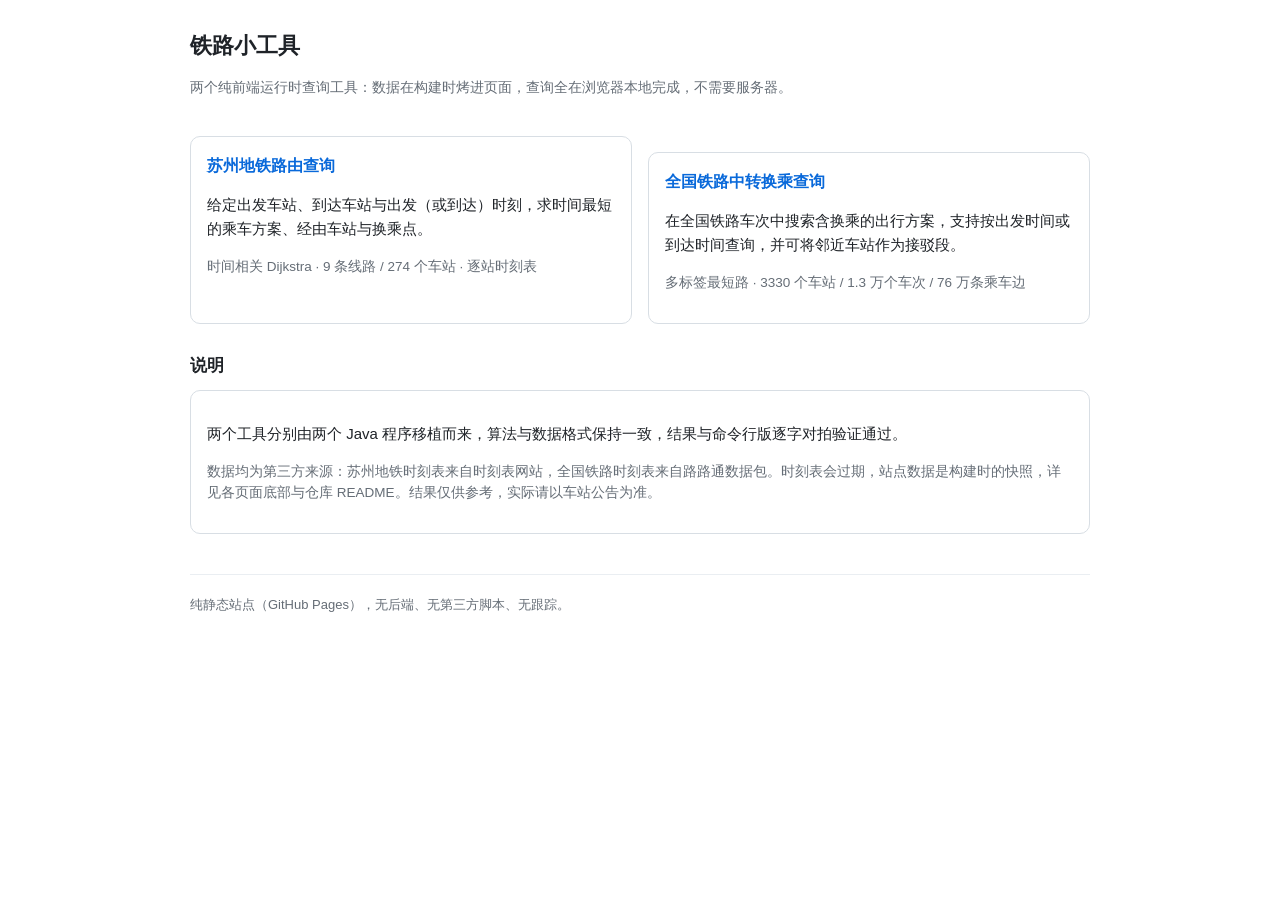
<file: index.html>
<!DOCTYPE html>
<html lang="zh-CN">
<head>
<meta charset="utf-8">
<meta name="viewport" content="width=device-width, initial-scale=1">
<title>铁路小工具</title>
<link rel="stylesheet" href="style.css">
</head>
<body>
<header class="wrap">
  <h1>铁路小工具</h1>
  <p class="sub">两个纯前端运行时查询工具：数据在构建时烤进页面，查询全在浏览器本地完成，不需要服务器。</p>
</header>

<main>
  <div class="projects">
    <a class="card" href="metro/">
      <h3>苏州地铁路由查询</h3>
      <p>给定出发车站、到达车站与出发（或到达）时刻，求时间最短的乘车方案、经由车站与换乘点。</p>
      <p class="sub">时间相关 Dijkstra · 9 条线路 / 274 个车站 · 逐站时刻表</p>
    </a>
    <a class="card" href="transfer/">
      <h3>全国铁路中转换乘查询</h3>
      <p>在全国铁路车次中搜索含换乘的出行方案，支持按出发时间或到达时间查询，并可将邻近车站作为接驳段。</p>
      <p class="sub">多标签最短路 · 3330 个车站 / 1.3 万个车次 / 76 万条乘车边</p>
    </a>
  </div>

  <h2>说明</h2>
  <div class="card">
    <p>两个工具分别由两个 Java 程序移植而来，算法与数据格式保持一致，结果与命令行版逐字对拍验证通过。</p>
    <p class="sub">数据均为第三方来源：苏州地铁时刻表来自时刻表网站，全国铁路时刻表来自路路通数据包。时刻表会过期，站点数据是构建时的快照，详见各页面底部与仓库 README。结果仅供参考，实际请以车站公告为准。</p>
  </div>
</main>

<footer class="wrap">
  <p>纯静态站点（GitHub Pages），无后端、无第三方脚本、无跟踪。</p>
</footer>
</body>
</html>
</file>
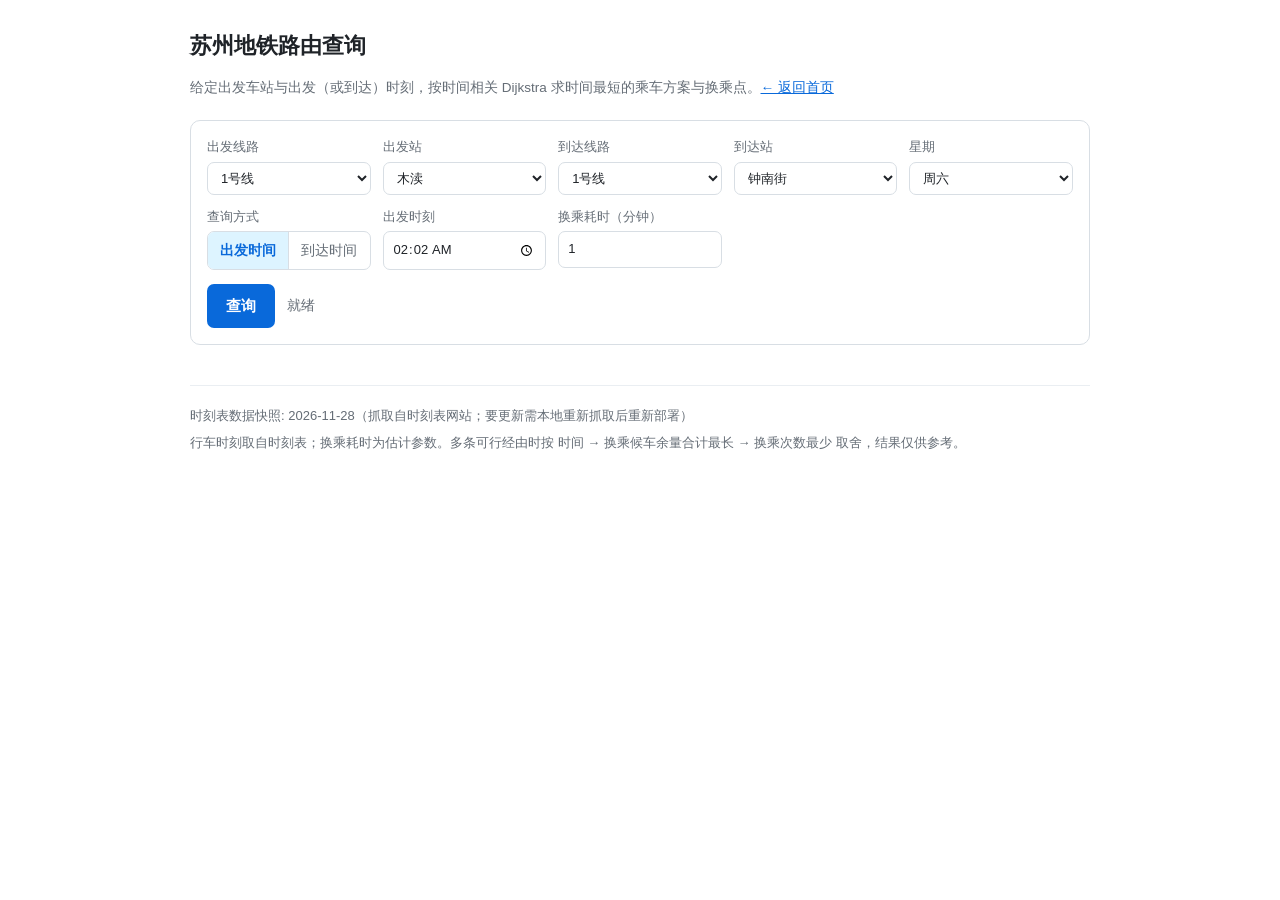
<file: metro/index.html>
<!DOCTYPE html>
<html lang="zh-CN">
<head>
<meta charset="utf-8">
<meta name="viewport" content="width=device-width, initial-scale=1">
<title>苏州地铁路由查询</title>
<link rel="stylesheet" href="../style.css">
</head>
<body>
<header class="wrap">
  <h1>苏州地铁路由查询</h1>
  <p class="sub">给定出发车站与出发（或到达）时刻，按时间相关 Dijkstra 求时间最短的乘车方案与换乘点。<a href="../">← 返回首页</a></p>
</header>

<main>
  <form class="card" id="form">
    <div class="grid">
      <label class="field">出发线路
        <select id="fromLine"></select>
      </label>
      <label class="field">出发站
        <select id="from" required></select>
      </label>
      <label class="field">到达线路
        <select id="toLine"></select>
      </label>
      <label class="field">到达站
        <select id="to" required></select>
      </label>
      <label class="field">星期
        <select id="weekday">
          <option value="1">周一</option><option value="2">周二</option><option value="3">周三</option>
          <option value="4">周四</option><option value="5">周五</option><option value="6">周六</option>
          <option value="7">周日</option>
        </select>
      </label>
      <label class="field">查询方式
        <div class="seg">
          <label><input type="radio" name="mode" value="depart" checked><span>出发时间</span></label>
          <label><input type="radio" name="mode" value="arrive"><span>到达时间</span></label>
        </div>
      </label>
      <label class="field"><span id="timeLabel">出发时刻</span>
        <input id="time" type="time" required>
      </label>
      <label class="field">换乘耗时（分钟）
        <input id="transferMin" type="number" value="1" min="0" max="60" step="1">
      </label>
    </div>
    <div class="actions">
      <button type="submit" id="go">查询</button>
      <span class="status" id="status"></span>
    </div>
  </form>

  <section class="card soft" id="result" hidden>
    <div class="summary" id="summary"></div>
    <div id="timeline"></div>
    <details id="details">
      <summary>文本输出（与命令行版一致）</summary>
      <pre class="text" id="textOut"></pre>
    </details>
  </section>
</main>

<footer class="wrap">
  <p id="dataNote">数据加载中…</p>
  <p>行车时刻取自时刻表；换乘耗时为估计参数。多条可行经由时按 时间 → 换乘候车余量合计最长 → 换乘次数最少 取舍，结果仅供参考。</p>
</footer>

<script type="module" src="app.js"></script>
</body>
</html>
</file>
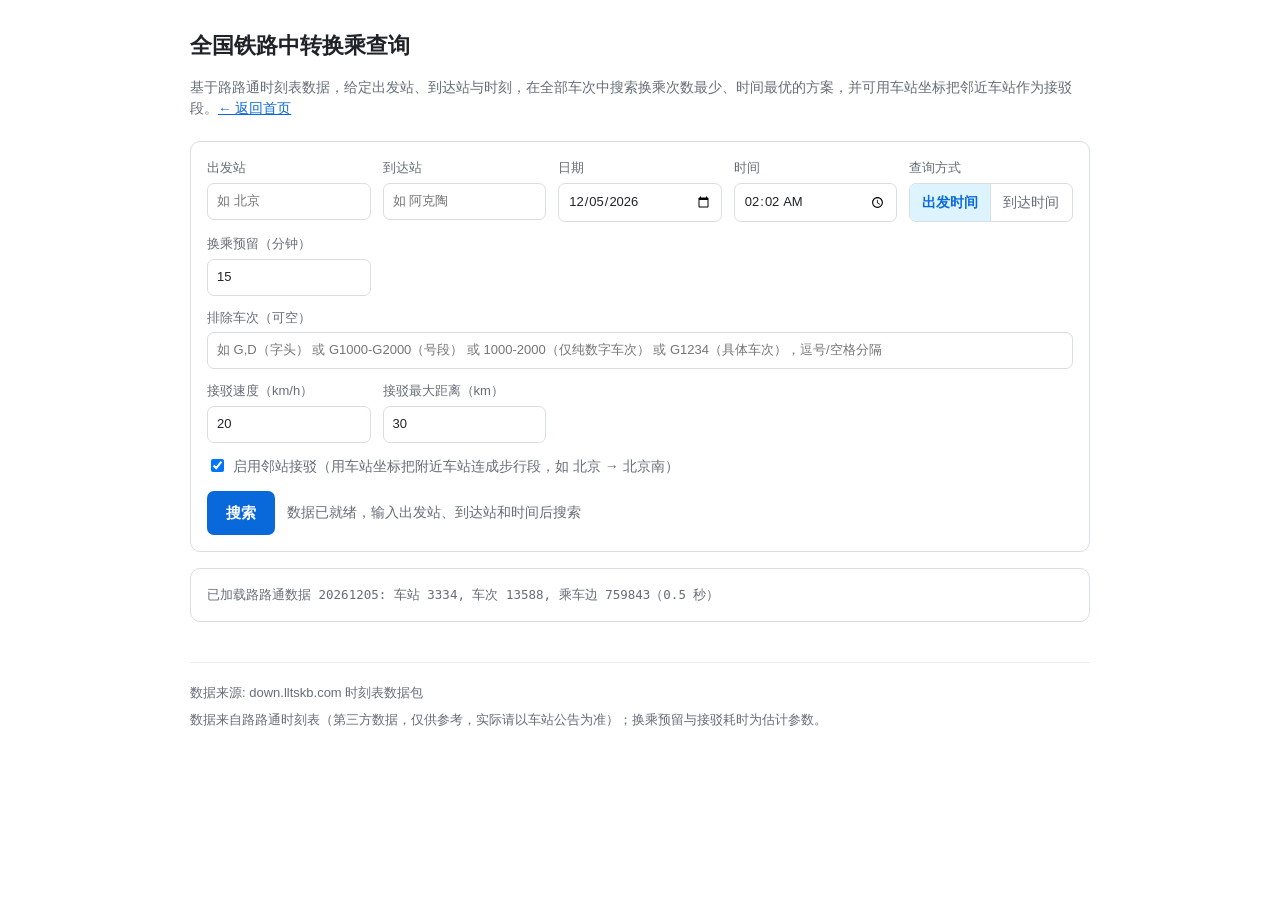
<file: transfer/index.html>
<!DOCTYPE html>
<html lang="zh-CN">
<head>
<meta charset="utf-8">
<meta name="viewport" content="width=device-width, initial-scale=1">
<title>全国铁路中转换乘查询</title>
<link rel="stylesheet" href="../style.css">
</head>
<body>
<header class="wrap">
  <h1>全国铁路中转换乘查询</h1>
  <p class="sub">基于路路通时刻表数据，给定出发站、到达站与时刻，在全部车次中搜索换乘次数最少、时间最优的方案，并可用车站坐标把邻近车站作为接驳段。<a href="../">← 返回首页</a></p>
</header>

<main>
  <form class="card" id="form">
    <div class="grid">
      <label class="field">出发站
        <div class="suggest"><input id="from" type="text" autocomplete="off" placeholder="如 北京" required><ul hidden></ul></div>
      </label>
      <label class="field">到达站
        <div class="suggest"><input id="to" type="text" autocomplete="off" placeholder="如 阿克陶" required><ul hidden></ul></div>
      </label>
      <label class="field">日期
        <input id="date" type="date" required>
      </label>
      <label class="field">时间
        <input id="time" type="time" required>
      </label>
      <label class="field">查询方式
        <div class="seg">
          <label><input type="radio" name="mode" value="depart" checked><span>出发时间</span></label>
          <label><input type="radio" name="mode" value="arrive"><span>到达时间</span></label>
        </div>
      </label>
      <label class="field">换乘预留（分钟）
        <input id="minTransfer" type="number" value="15" min="0" max="1440" step="1">
      </label>
      <label class="field wide">排除车次（可空）
        <input id="exclude" type="text" autocomplete="off" placeholder="如 G,D（字头） 或 G1000-G2000（号段） 或 1000-2000（仅纯数字车次） 或 G1234（具体车次），逗号/空格分隔">
      </label>
      <label class="field">接驳速度（km/h）
        <input id="speed" type="number" value="20" min="0.5" max="200" step="0.5">
      </label>
      <label class="field">接驳最大距离（km）
        <input id="maxDist" type="number" value="30" min="0.5" max="500" step="0.5">
      </label>
      <label class="field wide"><span class="check"><input id="walk" type="checkbox" checked>启用邻站接驳（用车站坐标把附近车站连成步行段，如 北京 → 北京南）</span></label>
    </div>
    <div class="actions">
      <button type="submit" id="go" disabled>搜索</button>
      <span class="status" id="status">正在加载时刻表数据…</span>
    </div>
  </form>

  <section class="card soft" id="result" hidden>
    <div class="summary" id="summary"></div>
    <div class="scroll"><table class="data" id="table"></table></div>
    <details id="details">
      <summary>文本输出（与命令行版一致）</summary>
      <pre class="text" id="textOut"></pre>
    </details>
  </section>

  <section class="card" id="logCard" hidden>
    <div class="log" id="log"></div>
  </section>
</main>

<footer class="wrap">
  <p id="dataNote"></p>
  <p>数据来自路路通时刻表（第三方数据，仅供参考，实际请以车站公告为准）；换乘预留与接驳耗时为估计参数。</p>
</footer>

<script type="module" src="app.js"></script>
</body>
</html>
</file>
<file: style.css>
:root {
  --fg: #1f2328;
  --muted: #656d76;
  --line: #d8dee4;
  --line-soft: #eaeef2;
  --accent: #0969da;
  --accent-soft: #ddf4ff;
  --bg: #ffffff;
  --bg-soft: #f6f8fa;
  --warn: #9a6700;
  --err: #cf222e;
}

* { box-sizing: border-box; }

body {
  margin: 0;
  padding: 0 16px 64px;
  background: var(--bg);
  color: var(--fg);
  font: 15px/1.6 -apple-system, BlinkMacSystemFont, "Segoe UI", "Microsoft YaHei", "PingFang SC", sans-serif;
}

main, header.wrap, footer.wrap { max-width: 900px; margin: 0 auto; }

header.wrap { padding: 28px 0 8px; }
h1 { font-size: 22px; margin: 0 0 6px; }
h2 { font-size: 17px; margin: 28px 0 10px; }
a { color: var(--accent); }
.sub { color: var(--muted); font-size: 13.5px; }
.sub a { color: var(--accent); }

.card {
  border: 1px solid var(--line);
  border-radius: 10px;
  padding: 16px;
  background: var(--bg);
}
.card + .card { margin-top: 16px; }
.card.soft { background: var(--bg-soft); }

.grid { display: grid; gap: 12px; grid-template-columns: repeat(auto-fit, minmax(150px, 1fr)); }
.grid.tight { gap: 10px; }

label.field { display: flex; flex-direction: column; gap: 4px; font-size: 13px; color: var(--muted); }
label.field.wide { grid-column: 1 / -1; }

input[type="text"], input[type="time"], input[type="date"], input[type="number"], select {
  font: inherit;
  color: var(--fg);
  padding: 7px 9px;
  border: 1px solid var(--line);
  border-radius: 7px;
  background: var(--bg);
  min-width: 0;
}
input:focus, select:focus { outline: 2px solid var(--accent-soft); border-color: var(--accent); }

.seg { display: inline-flex; border: 1px solid var(--line); border-radius: 7px; overflow: hidden; }
.seg label { padding: 7px 12px; font-size: 14px; cursor: pointer; color: var(--muted); }
.seg label + label { border-left: 1px solid var(--line); }
.seg input { position: absolute; opacity: 0; pointer-events: none; }
.seg input:checked + span { color: var(--accent); font-weight: 600; }
.seg label:has(input:checked) { background: var(--accent-soft); }

.check { display: inline-flex; align-items: center; gap: 6px; font-size: 14px; }

button {
  font: inherit;
  font-weight: 600;
  color: #fff;
  background: var(--accent);
  border: 1px solid transparent;
  border-radius: 7px;
  padding: 9px 18px;
  cursor: pointer;
}
button:disabled { opacity: .55; cursor: default; }
button.ghost { color: var(--fg); background: var(--bg); border-color: var(--line); font-weight: 500; }

.actions { display: flex; align-items: center; gap: 12px; margin-top: 14px; flex-wrap: wrap; }

.status { font-size: 13.5px; color: var(--muted); }
.status.err { color: var(--err); }
.status.warn { color: var(--warn); }

.summary { font-size: 15px; font-weight: 600; margin-bottom: 4px; }
.summary em { font-style: normal; color: var(--accent); }

.leg { border-top: 1px solid var(--line-soft); padding: 12px 0; }
.leg:first-child { border-top: 0; }
.leg-head { display: flex; align-items: baseline; gap: 8px; flex-wrap: wrap; }
.leg-no { color: var(--muted); font-size: 13px; min-width: 1.4em; }
.badge {
  background: var(--accent-soft);
  color: var(--accent);
  border-radius: 5px;
  padding: 1px 7px;
  font-size: 13px;
  font-weight: 600;
}
.stops { margin: 6px 0 0 1.6em; color: var(--fg); font-size: 14px; line-height: 1.9; word-break: break-word; }
.stops .t { color: var(--muted); font-variant-numeric: tabular-nums; margin-left: 4px; }
.xfer {
  display: flex;
  align-items: center;
  gap: 10px;
  flex-wrap: wrap;
  margin: 8px 0 0;
  padding: 7px 10px;
  background: var(--bg-soft);
  border-left: 3px solid var(--accent);
  border-radius: 0 7px 7px 0;
  font-size: 14px;
}

/* 站层示意图缩略图：点击在新标签打开原图 */
.station-photo {
  display: inline-flex;
  flex-direction: column;
  align-items: center;
  gap: 2px;
  margin-left: auto;
  text-decoration: none;
  color: var(--muted);
  font-size: 11px;
  line-height: 1.3;
}
.station-photo img {
  height: 72px;
  width: auto;
  max-width: 130px;
  object-fit: contain;
  border: 1px solid var(--line);
  border-radius: 6px;
  background: #fff;
  display: block;
}
.station-photo:hover img { border-color: var(--accent); }
.leg-head .station-photo { align-self: center; }

.plan-title {
  margin: 18px 0 8px;
  padding-bottom: 6px;
  border-bottom: 1px solid var(--line);
  font-size: 14px;
  font-weight: 600;
  color: var(--accent);
}
.plan-title:first-child { margin-top: 4px; }

table.data { width: 100%; border-collapse: collapse; font-size: 14px; }
table.data th, table.data td { padding: 7px 8px; border-bottom: 1px solid var(--line-soft); text-align: left; white-space: nowrap; }
table.data th { color: var(--muted); font-weight: 600; font-size: 13px; }
table.data td.num, table.data th.num { text-align: right; font-variant-numeric: tabular-nums; }
table.data tr.walk td { color: var(--warn); }
.scroll { overflow-x: auto; }

pre.text {
  background: var(--bg-soft);
  border: 1px solid var(--line-soft);
  border-radius: 8px;
  padding: 12px;
  overflow-x: auto;
  font: 12.5px/1.5 Consolas, "Cascadia Mono", monospace;
  white-space: pre;
}
details { margin-top: 14px; }
summary { cursor: pointer; color: var(--muted); font-size: 13.5px; }

.suggest { position: relative; }
.suggest input { width: 100%; }
.suggest ul {
  position: absolute; z-index: 10; top: 100%; left: 0; right: 0;
  margin: 2px 0 0; padding: 4px; list-style: none;
  background: var(--bg); border: 1px solid var(--line); border-radius: 7px;
  max-height: 260px; overflow-y: auto; box-shadow: 0 6px 18px rgba(31, 35, 40, .12);
}
.suggest li { padding: 6px 8px; border-radius: 5px; cursor: pointer; font-size: 14px; }
.suggest li:hover, .suggest li.active { background: var(--accent-soft); }
.suggest li:empty { display: none; }

.log { font: 12.5px/1.6 Consolas, "Cascadia Mono", monospace; color: var(--muted); white-space: pre-wrap; }

footer.wrap { margin-top: 40px; color: var(--muted); font-size: 13px; border-top: 1px solid var(--line-soft); padding-top: 14px; }
footer.wrap p { margin: 6px 0; }
.projects { display: grid; gap: 16px; grid-template-columns: repeat(auto-fit, minmax(280px, 1fr)); margin-top: 16px; }
.projects a.card { display: block; text-decoration: none; color: inherit; }
.projects a.card:hover { border-color: var(--accent); }
.projects .card h3 { margin: 0 0 6px; font-size: 16px; color: var(--accent); }
</file>
